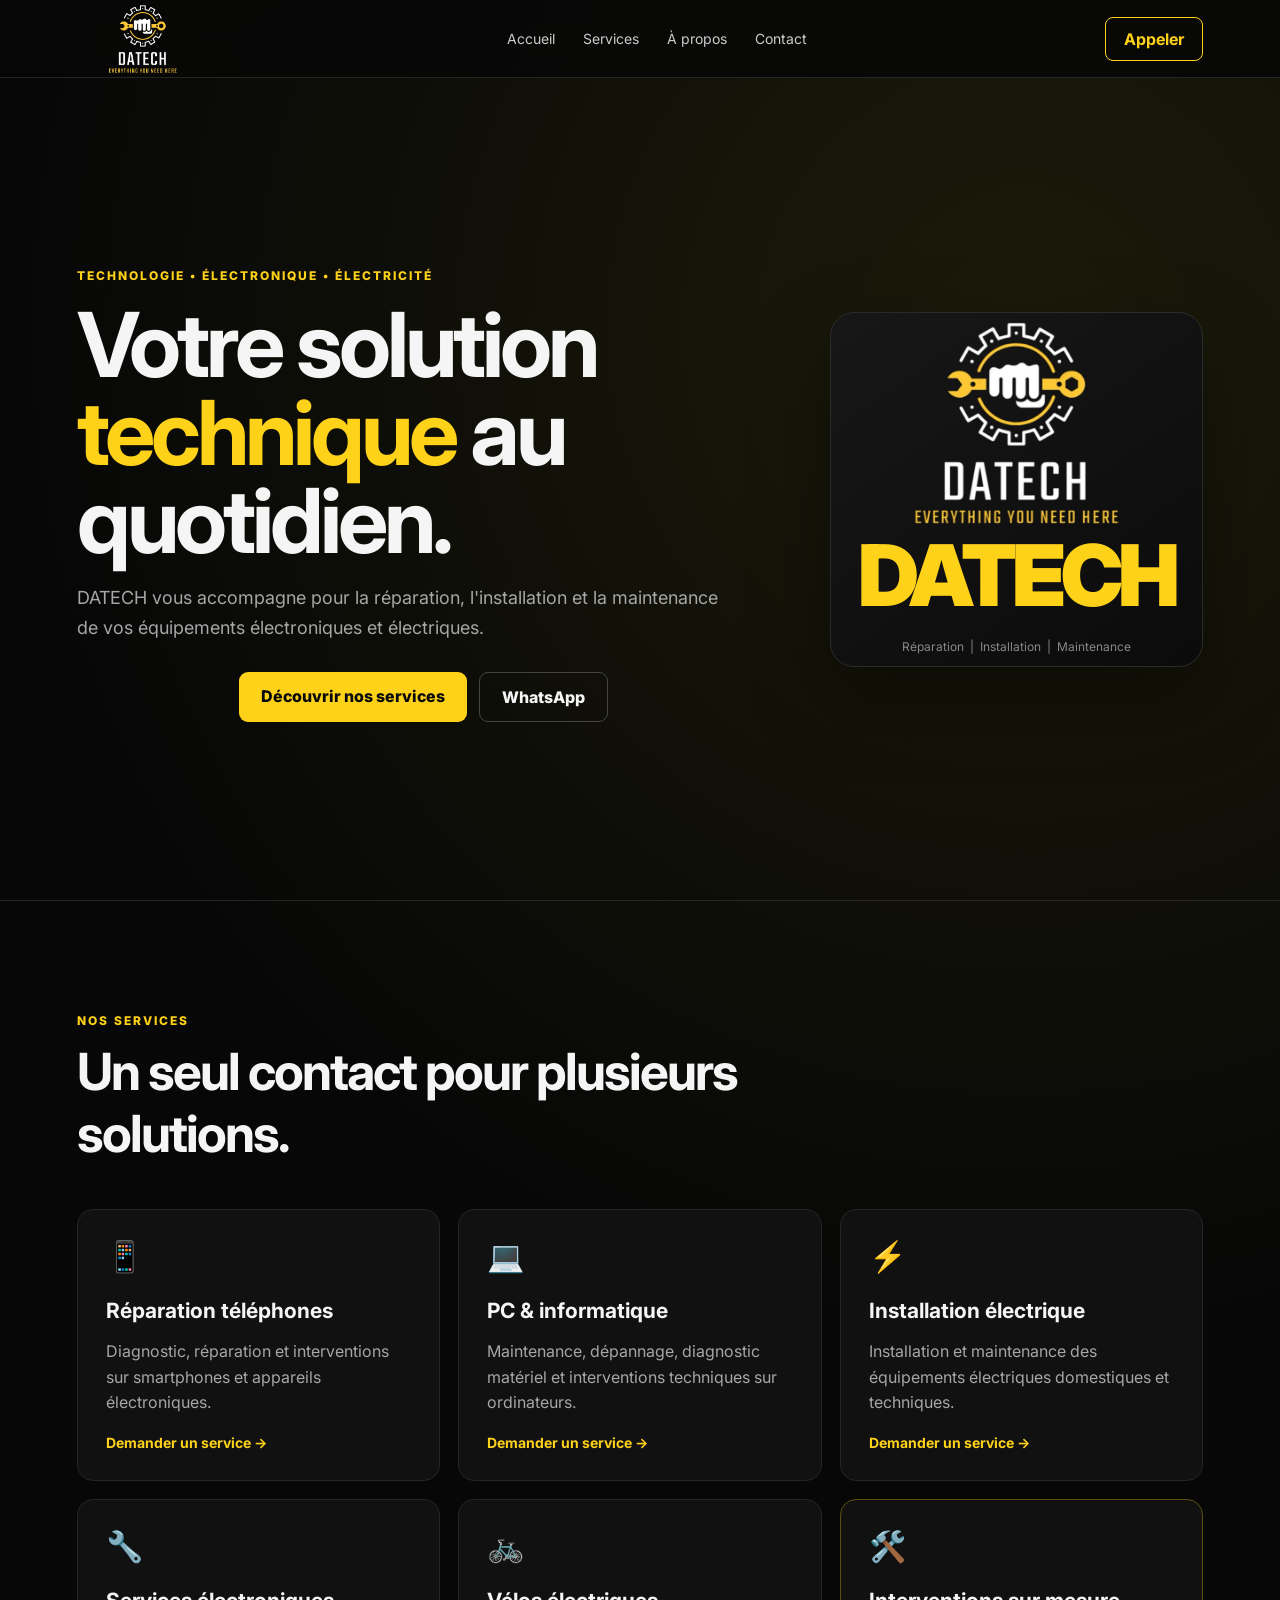
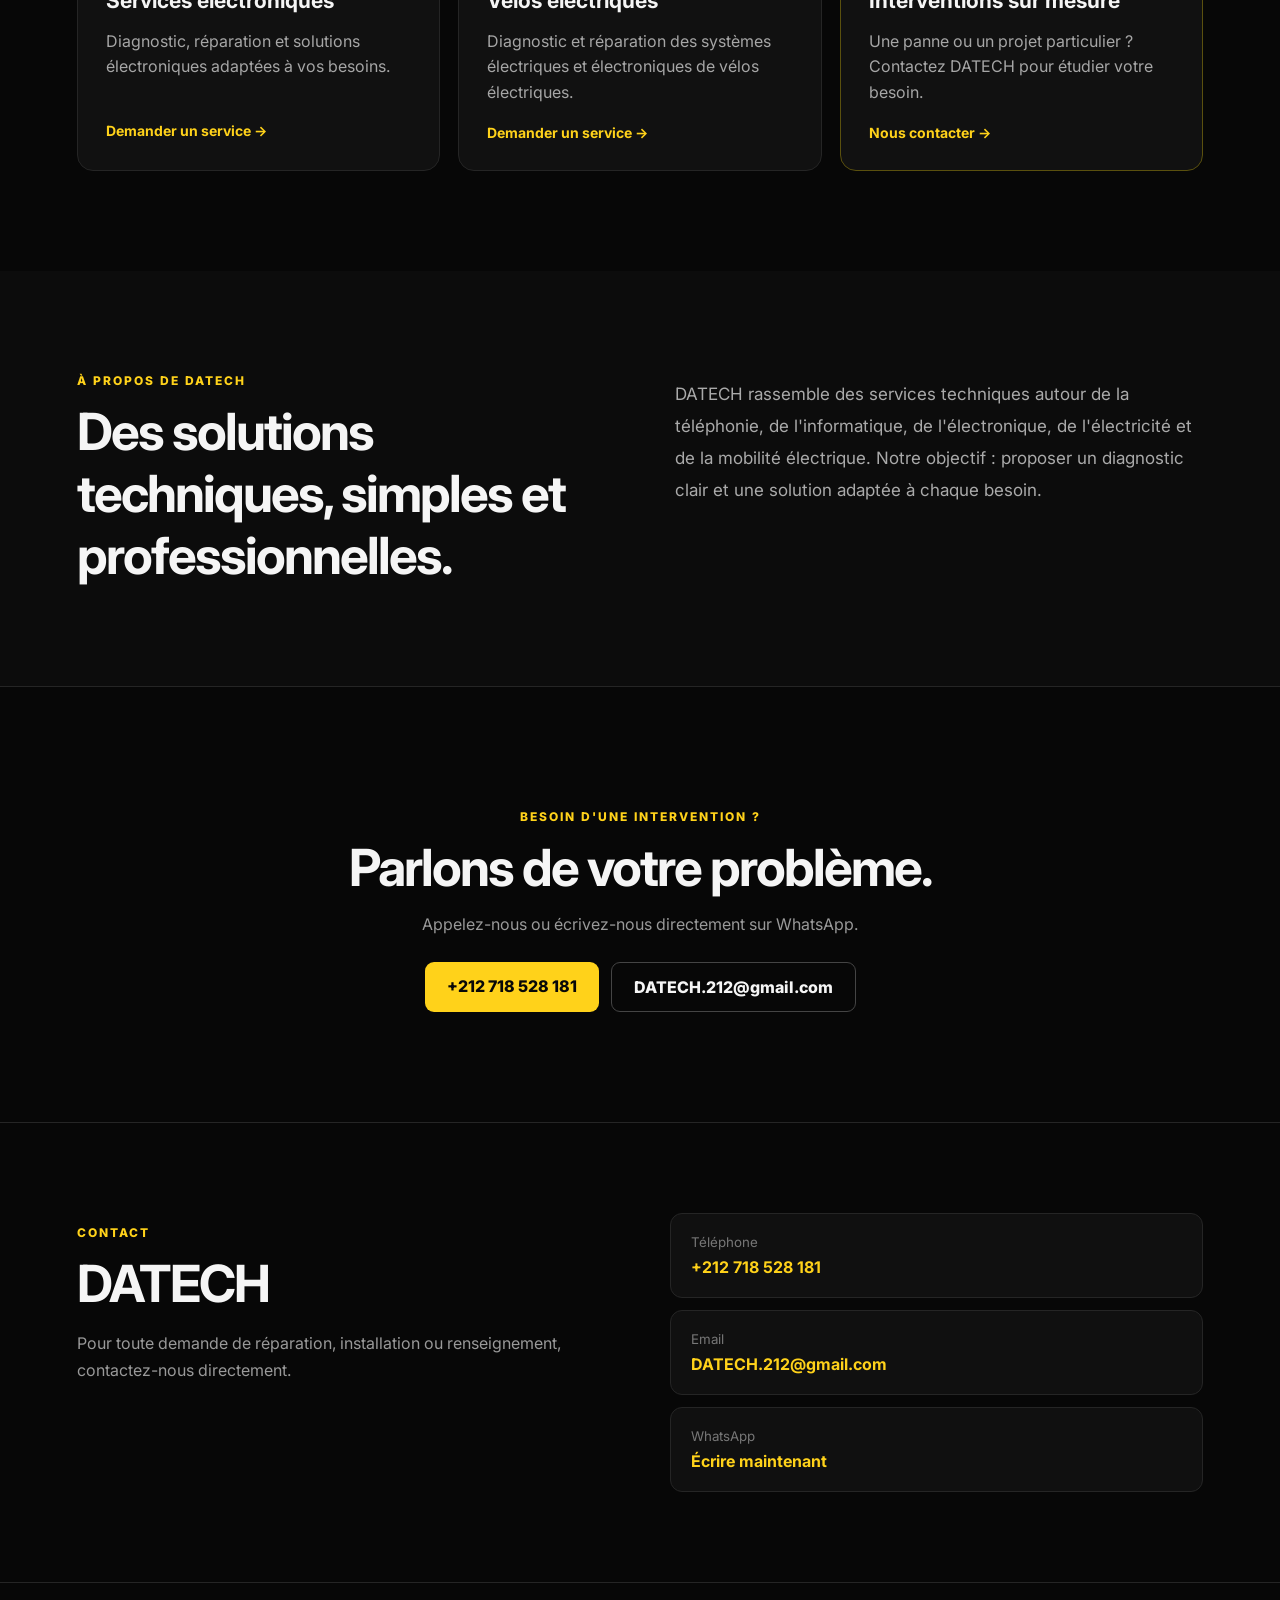
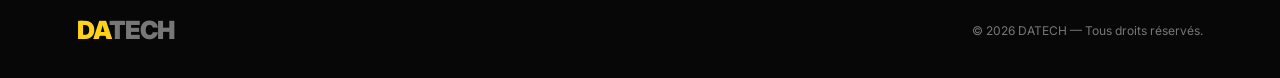
<file: index.html>
<!DOCTYPE html>
<html lang="fr">
<head>
  <meta charset="UTF-8">
  <meta name="viewport" content="width=device-width, initial-scale=1.0">
  <meta name="description" content="DATECH - Services de réparation téléphones, PC, électronique, électricité et vélos électriques.">
  <title>DATECH | Services électroniques & électriques</title>
  <link rel="stylesheet" href="style.css">
</head>
<body>
  <header class="nav">
    <a class="logo" href="#accueil" aria-label="DATECH - Accueil"><img src="logo-datech.jpg" alt="Logo DATECH"></a>
    <nav>
      <a href="#accueil">Accueil</a>
      <a href="#services">Services</a>
      <a href="#apropos">À propos</a>
      <a href="#contact">Contact</a>
    </nav>
    <a class="nav-btn" href="tel:+212718528181">Appeler</a>
  </header>

  <main>
    <section id="accueil" class="hero">
      <div class="hero-content">
        <p class="eyebrow">TECHNOLOGIE • ÉLECTRONIQUE • ÉLECTRICITÉ</p>
        <h1>Votre solution<br><span>technique</span> au quotidien.</h1>
        <p class="lead">DATECH vous accompagne pour la réparation, l'installation et la maintenance de vos équipements électroniques et électriques.</p>
        <div class="actions">
          <a class="btn primary" href="#services">Découvrir nos services</a>
          <a class="btn outline" href="https://wa.me/212718528181" target="_blank" rel="noopener">WhatsApp</a>
        </div>
      </div>
      <div class="hero-card">
        <img class="hero-logo" src="logo-datech.jpg" alt="Logo DATECH"><div class="brand-mark">DATECH</div>
        <p>Réparation &nbsp;|&nbsp; Installation &nbsp;|&nbsp; Maintenance</p>
      </div>
    </section>

    <section id="services" class="section">
      <div class="section-head">
        <p class="eyebrow">NOS SERVICES</p>
        <h2>Un seul contact pour plusieurs solutions.</h2>
      </div>
      <div class="cards">
        <article class="card"><div class="icon">📱</div><h3>Réparation téléphones</h3><p>Diagnostic, réparation et interventions sur smartphones et appareils électroniques.</p><a href="tel:+212718528181">Demander un service →</a></article>
        <article class="card"><div class="icon">💻</div><h3>PC & informatique</h3><p>Maintenance, dépannage, diagnostic matériel et interventions techniques sur ordinateurs.</p><a href="tel:+212718528181">Demander un service →</a></article>
        <article class="card"><div class="icon">⚡</div><h3>Installation électrique</h3><p>Installation et maintenance des équipements électriques domestiques et techniques.</p><a href="tel:+212718528181">Demander un service →</a></article>
        <article class="card"><div class="icon">🔧</div><h3>Services électroniques</h3><p>Diagnostic, réparation et solutions électroniques adaptées à vos besoins.</p><a href="tel:+212718528181">Demander un service →</a></article>
        <article class="card"><div class="icon">🚲</div><h3>Vélos électriques</h3><p>Diagnostic et réparation des systèmes électriques et électroniques de vélos électriques.</p><a href="tel:+212718528181">Demander un service →</a></article>
        <article class="card featured"><div class="icon">🛠️</div><h3>Interventions sur mesure</h3><p>Une panne ou un projet particulier ? Contactez DATECH pour étudier votre besoin.</p><a href="https://wa.me/212718528181" target="_blank" rel="noopener">Nous contacter →</a></article>
      </div>
    </section>

    <section id="apropos" class="about">
      <div>
        <p class="eyebrow">À PROPOS DE DATECH</p>
        <h2>Des solutions techniques, simples et professionnelles.</h2>
      </div>
      <p>DATECH rassemble des services techniques autour de la téléphonie, de l'informatique, de l'électronique, de l'électricité et de la mobilité électrique. Notre objectif : proposer un diagnostic clair et une solution adaptée à chaque besoin.</p>
    </section>

    <section class="cta">
      <p class="eyebrow">BESOIN D'UNE INTERVENTION ?</p>
      <h2>Parlons de votre problème.</h2>
      <p>Appelez-nous ou écrivez-nous directement sur WhatsApp.</p>
      <div class="actions">
        <a class="btn primary" href="tel:+212718528181">+212 718 528 181</a>
        <a class="btn outline" href="mailto:DATECH.212@gmail.com">DATECH.212@gmail.com</a>
      </div>
    </section>

    <section id="contact" class="contact">
      <div>
        <p class="eyebrow">CONTACT</p>
        <h2>DATECH</h2>
        <p>Pour toute demande de réparation, installation ou renseignement, contactez-nous directement.</p>
      </div>
      <div class="contact-box">
        <a href="tel:+212718528181"><small>Téléphone</small><strong>+212 718 528 181</strong></a>
        <a href="mailto:DATECH.212@gmail.com"><small>Email</small><strong>DATECH.212@gmail.com</strong></a>
        <a href="https://wa.me/212718528181" target="_blank" rel="noopener"><small>WhatsApp</small><strong>Écrire maintenant</strong></a>
      </div>
    </section>
  </main>

  <footer>
    <div class="logo"><span>DA</span>TECH</div>
    <p>© 2026 DATECH — Tous droits réservés.</p>
  </footer>

  <script src="script.js"></script>
</body>
</html>
</file>
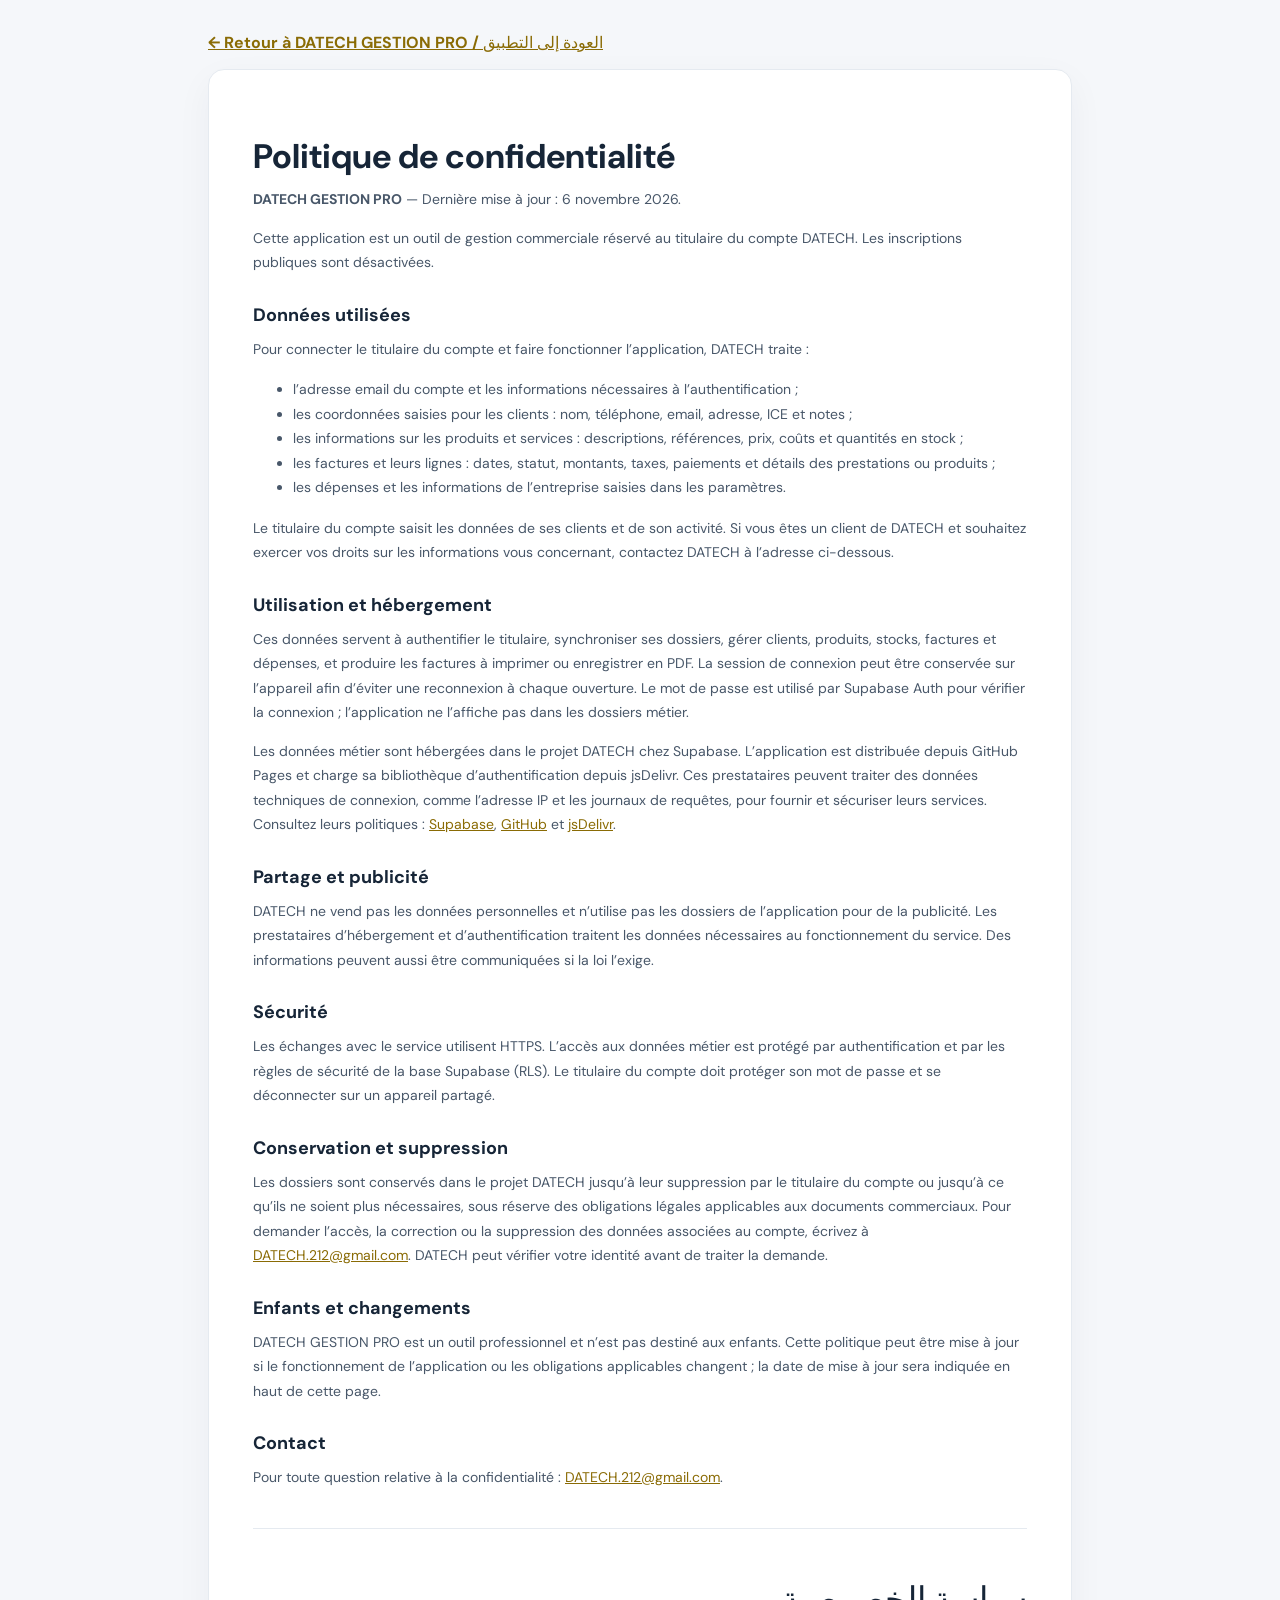
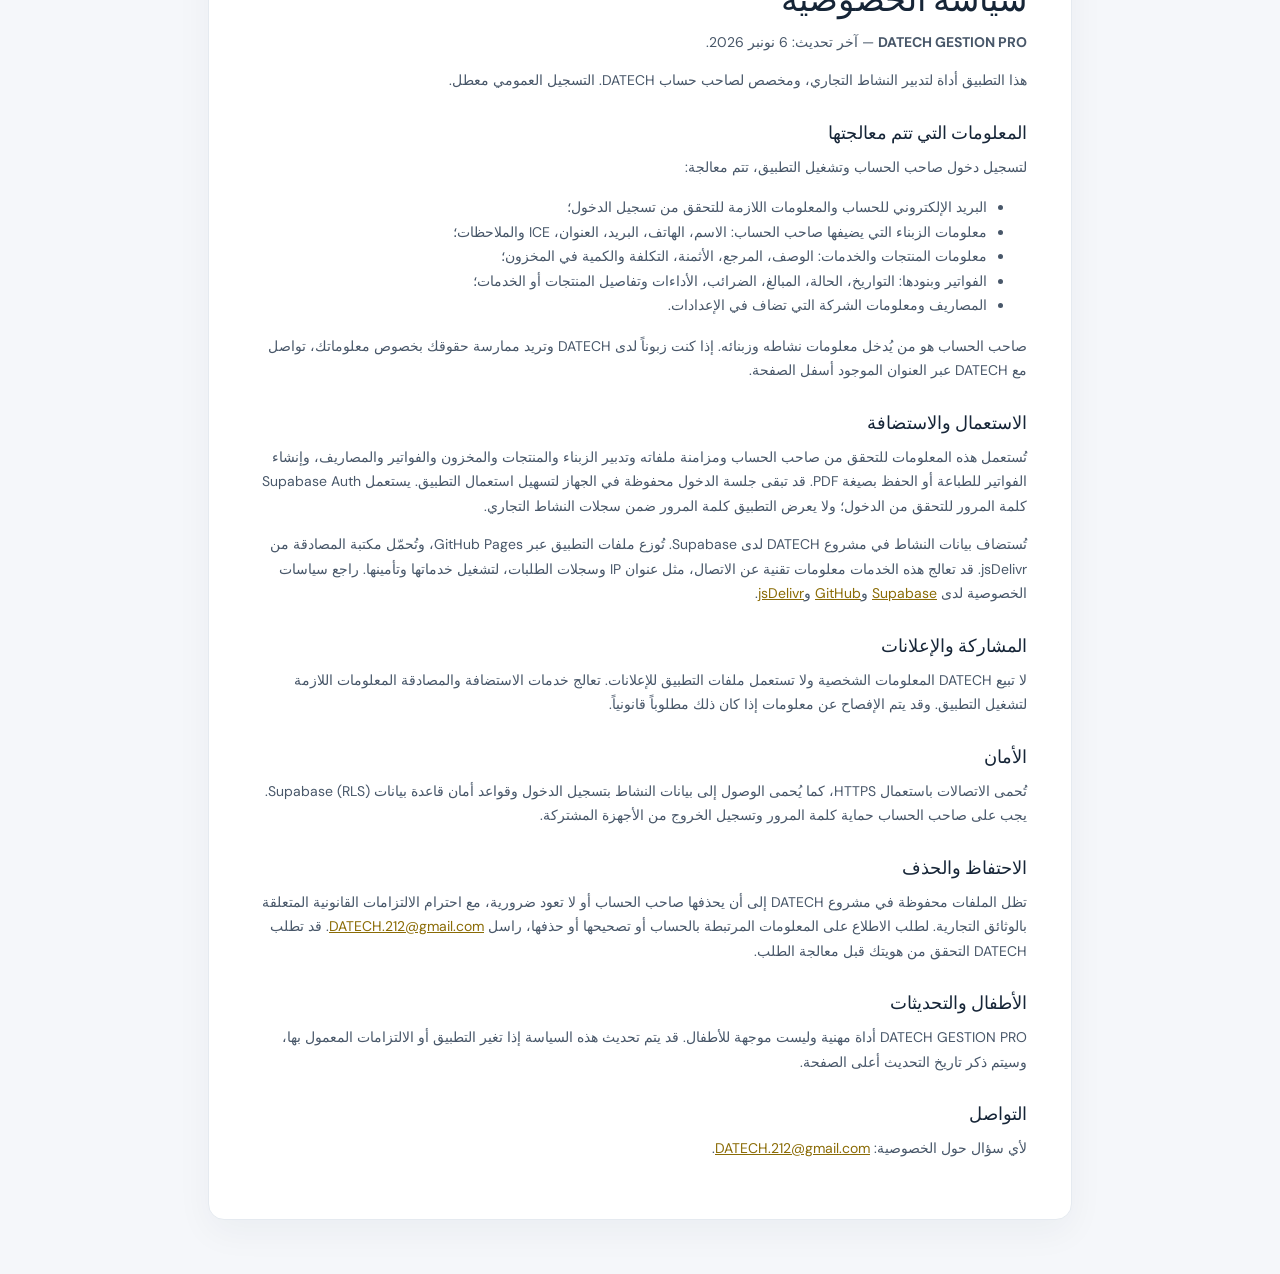
<file: gestion/confidentialite.html>
<!doctype html>
<html lang="fr" translate="no">
<head>
  <meta charset="utf-8">
  <meta name="viewport" content="width=device-width, initial-scale=1">
  <meta name="google" content="notranslate">
  <meta name="theme-color" content="#101d2a">
  <title>Politique de confidentialité — DATECH GESTION PRO</title>
  <link rel="stylesheet" href="./styles.css">
  <style>
    .privacy-wrap{max-width:900px;margin:0 auto;padding:24px 18px 54px}
    .privacy-card{background:#fff;border:1px solid #e5eaf0;border-radius:16px;padding:clamp(22px,5vw,44px);box-shadow:0 12px 36px #1b32450c}
    .privacy-card h1{font-size:clamp(25px,4vw,34px);margin:20px 0 8px;color:#162537}
    .privacy-card h2{font-size:18px;margin:28px 0 10px;color:#162537}
    .privacy-card p,.privacy-card li{line-height:1.75;color:#485769;font-size:14px}
    .privacy-card a{color:#8a6b05}
    .privacy-card .lang-ar{direction:rtl;text-align:right;border-top:1px solid #e5eaf0;margin-top:38px;padding-top:28px}
    .privacy-back{display:inline-block;margin:8px 0 16px;color:#8a6b05;font-weight:700}
  </style>
</head>
<body>
  <main class="privacy-wrap">
    <a class="privacy-back" href="./">← Retour à DATECH GESTION PRO / العودة إلى التطبيق</a>
    <article class="privacy-card">
      <h1>Politique de confidentialité</h1>
      <p><strong>DATECH GESTION PRO</strong> — Dernière mise à jour : 6 novembre 2026.</p>
      <p>Cette application est un outil de gestion commerciale réservé au titulaire du compte DATECH. Les inscriptions publiques sont désactivées.</p>

      <h2>Données utilisées</h2>
      <p>Pour connecter le titulaire du compte et faire fonctionner l’application, DATECH traite :</p>
      <ul>
        <li>l’adresse email du compte et les informations nécessaires à l’authentification ;</li>
        <li>les coordonnées saisies pour les clients : nom, téléphone, email, adresse, ICE et notes ;</li>
        <li>les informations sur les produits et services : descriptions, références, prix, coûts et quantités en stock ;</li>
        <li>les factures et leurs lignes : dates, statut, montants, taxes, paiements et détails des prestations ou produits ;</li>
        <li>les dépenses et les informations de l’entreprise saisies dans les paramètres.</li>
      </ul>
      <p>Le titulaire du compte saisit les données de ses clients et de son activité. Si vous êtes un client de DATECH et souhaitez exercer vos droits sur les informations vous concernant, contactez DATECH à l’adresse ci-dessous.</p>

      <h2>Utilisation et hébergement</h2>
      <p>Ces données servent à authentifier le titulaire, synchroniser ses dossiers, gérer clients, produits, stocks, factures et dépenses, et produire les factures à imprimer ou enregistrer en PDF. La session de connexion peut être conservée sur l’appareil afin d’éviter une reconnexion à chaque ouverture. Le mot de passe est utilisé par Supabase Auth pour vérifier la connexion ; l’application ne l’affiche pas dans les dossiers métier.</p>
      <p>Les données métier sont hébergées dans le projet DATECH chez Supabase. L’application est distribuée depuis GitHub Pages et charge sa bibliothèque d’authentification depuis jsDelivr. Ces prestataires peuvent traiter des données techniques de connexion, comme l’adresse IP et les journaux de requêtes, pour fournir et sécuriser leurs services. Consultez leurs politiques : <a href="https://supabase.com/privacy" rel="noopener">Supabase</a>, <a href="https://docs.github.com/en/site-policy/privacy-policies/github-privacy-statement" rel="noopener">GitHub</a> et <a href="https://www.jsdelivr.com/terms" rel="noopener">jsDelivr</a>.</p>

      <h2>Partage et publicité</h2>
      <p>DATECH ne vend pas les données personnelles et n’utilise pas les dossiers de l’application pour de la publicité. Les prestataires d’hébergement et d’authentification traitent les données nécessaires au fonctionnement du service. Des informations peuvent aussi être communiquées si la loi l’exige.</p>

      <h2>Sécurité</h2>
      <p>Les échanges avec le service utilisent HTTPS. L’accès aux données métier est protégé par authentification et par les règles de sécurité de la base Supabase (RLS). Le titulaire du compte doit protéger son mot de passe et se déconnecter sur un appareil partagé.</p>

      <h2>Conservation et suppression</h2>
      <p>Les dossiers sont conservés dans le projet DATECH jusqu’à leur suppression par le titulaire du compte ou jusqu’à ce qu’ils ne soient plus nécessaires, sous réserve des obligations légales applicables aux documents commerciaux. Pour demander l’accès, la correction ou la suppression des données associées au compte, écrivez à <a href="mailto:DATECH.212@gmail.com">DATECH.212@gmail.com</a>. DATECH peut vérifier votre identité avant de traiter la demande.</p>

      <h2>Enfants et changements</h2>
      <p>DATECH GESTION PRO est un outil professionnel et n’est pas destiné aux enfants. Cette politique peut être mise à jour si le fonctionnement de l’application ou les obligations applicables changent ; la date de mise à jour sera indiquée en haut de cette page.</p>

      <h2>Contact</h2>
      <p>Pour toute question relative à la confidentialité : <a href="mailto:DATECH.212@gmail.com">DATECH.212@gmail.com</a>.</p>

      <section class="lang-ar" lang="ar" dir="rtl">
        <h1>سياسة الخصوصية</h1>
        <p><strong>DATECH GESTION PRO</strong> — آخر تحديث: 6 نونبر 2026.</p>
        <p>هذا التطبيق أداة لتدبير النشاط التجاري، ومخصص لصاحب حساب DATECH. التسجيل العمومي معطل.</p>
        <h2>المعلومات التي تتم معالجتها</h2>
        <p>لتسجيل دخول صاحب الحساب وتشغيل التطبيق، تتم معالجة:</p>
        <ul>
          <li>البريد الإلكتروني للحساب والمعلومات اللازمة للتحقق من تسجيل الدخول؛</li>
          <li>معلومات الزبناء التي يضيفها صاحب الحساب: الاسم، الهاتف، البريد، العنوان، ICE والملاحظات؛</li>
          <li>معلومات المنتجات والخدمات: الوصف، المرجع، الأثمنة، التكلفة والكمية في المخزون؛</li>
          <li>الفواتير وبنودها: التواريخ، الحالة، المبالغ، الضرائب، الأداءات وتفاصيل المنتجات أو الخدمات؛</li>
          <li>المصاريف ومعلومات الشركة التي تضاف في الإعدادات.</li>
        </ul>
        <p>صاحب الحساب هو من يُدخل معلومات نشاطه وزبنائه. إذا كنت زبوناً لدى DATECH وتريد ممارسة حقوقك بخصوص معلوماتك، تواصل مع DATECH عبر العنوان الموجود أسفل الصفحة.</p>
        <h2>الاستعمال والاستضافة</h2>
        <p>تُستعمل هذه المعلومات للتحقق من صاحب الحساب ومزامنة ملفاته وتدبير الزبناء والمنتجات والمخزون والفواتير والمصاريف، وإنشاء الفواتير للطباعة أو الحفظ بصيغة PDF. قد تبقى جلسة الدخول محفوظة في الجهاز لتسهيل استعمال التطبيق. يستعمل Supabase Auth كلمة المرور للتحقق من الدخول؛ ولا يعرض التطبيق كلمة المرور ضمن سجلات النشاط التجاري.</p>
        <p>تُستضاف بيانات النشاط في مشروع DATECH لدى Supabase. تُوزع ملفات التطبيق عبر GitHub Pages، وتُحمّل مكتبة المصادقة من jsDelivr. قد تعالج هذه الخدمات معلومات تقنية عن الاتصال، مثل عنوان IP وسجلات الطلبات، لتشغيل خدماتها وتأمينها. راجع سياسات الخصوصية لدى <a href="https://supabase.com/privacy" rel="noopener">Supabase</a> و<a href="https://docs.github.com/en/site-policy/privacy-policies/github-privacy-statement" rel="noopener">GitHub</a> و<a href="https://www.jsdelivr.com/terms" rel="noopener">jsDelivr</a>.</p>
        <h2>المشاركة والإعلانات</h2>
        <p>لا تبيع DATECH المعلومات الشخصية ولا تستعمل ملفات التطبيق للإعلانات. تعالج خدمات الاستضافة والمصادقة المعلومات اللازمة لتشغيل التطبيق. وقد يتم الإفصاح عن معلومات إذا كان ذلك مطلوباً قانونياً.</p>
        <h2>الأمان</h2>
        <p>تُحمى الاتصالات باستعمال HTTPS، كما يُحمى الوصول إلى بيانات النشاط بتسجيل الدخول وقواعد أمان قاعدة بيانات Supabase (RLS). يجب على صاحب الحساب حماية كلمة المرور وتسجيل الخروج من الأجهزة المشتركة.</p>
        <h2>الاحتفاظ والحذف</h2>
        <p>تظل الملفات محفوظة في مشروع DATECH إلى أن يحذفها صاحب الحساب أو لا تعود ضرورية، مع احترام الالتزامات القانونية المتعلقة بالوثائق التجارية. لطلب الاطلاع على المعلومات المرتبطة بالحساب أو تصحيحها أو حذفها، راسل <a href="mailto:DATECH.212@gmail.com">DATECH.212@gmail.com</a>. قد تطلب DATECH التحقق من هويتك قبل معالجة الطلب.</p>
        <h2>الأطفال والتحديثات</h2>
        <p>DATECH GESTION PRO أداة مهنية وليست موجهة للأطفال. قد يتم تحديث هذه السياسة إذا تغير التطبيق أو الالتزامات المعمول بها، وسيتم ذكر تاريخ التحديث أعلى الصفحة.</p>
        <h2>التواصل</h2>
        <p>لأي سؤال حول الخصوصية: <a href="mailto:DATECH.212@gmail.com">DATECH.212@gmail.com</a>.</p>
      </section>
    </article>
  </main>
</body>
</html>
</file>
<file: style.css>
@import url('https://fonts.googleapis.com/css2?family=Inter:wght@400;500;600;700;800;900&display=swap');
:root{--bg:#070707;--panel:#111;--yellow:#ffd21a;--text:#f5f5f5;--muted:#a6a6a6;--line:#252525}
*{box-sizing:border-box;scroll-behavior:smooth}
body{margin:0;background:radial-gradient(circle at 80% 10%,#1b1b0a 0,transparent 32%),var(--bg);color:var(--text);font-family:Inter,Arial,sans-serif}
a{color:inherit;text-decoration:none}.nav{height:78px;display:flex;align-items:center;justify-content:space-between;padding:0 6%;border-bottom:1px solid var(--line);position:sticky;top:0;background:rgba(7,7,7,.88);backdrop-filter:blur(12px);z-index:10}
.logo{font-size:25px;font-weight:900;letter-spacing:-1px}.logo span{color:var(--yellow)}
nav{display:flex;gap:28px;color:#ccc;font-size:14px}nav a:hover{color:var(--yellow)}.nav-btn{border:1px solid var(--yellow);padding:11px 18px;border-radius:8px;color:var(--yellow);font-weight:700}
.hero{min-height:calc(100vh - 78px);padding:8% 6%;display:grid;grid-template-columns:1.3fr .7fr;align-items:center;gap:60px}.eyebrow{color:var(--yellow);font-size:12px;font-weight:800;letter-spacing:2px}.hero h1{font-size:clamp(48px,7vw,90px);line-height:.98;letter-spacing:-4px;margin:18px 0}.hero h1 span{color:var(--yellow)}.lead{max-width:650px;color:var(--muted);font-size:18px;line-height:1.7}.actions{display:flex;gap:12px;flex-wrap:wrap;margin-top:28px}.btn{display:inline-flex;padding:14px 22px;border-radius:9px;font-weight:800}.primary{background:var(--yellow);color:#080808}.outline{border:1px solid #444}.outline:hover{border-color:var(--yellow);color:var(--yellow)}
.hero-card{border:1px solid #2b2b2b;background:linear-gradient(145deg,#171717,#0b0b0b);min-height:340px;border-radius:24px;display:flex;align-items:center;justify-content:center;flex-direction:column;box-shadow:0 30px 80px rgba(0,0,0,.4)}.brand-mark{font-size:clamp(45px,7vw,85px);font-weight:900;color:var(--yellow);letter-spacing:-5px}.hero-card p{color:#888;font-size:12px}
.section{padding:100px 6%;border-top:1px solid var(--line)}.section-head{max-width:760px;margin-bottom:45px}.section h2,.about h2,.cta h2,.contact h2{font-size:clamp(32px,4vw,55px);letter-spacing:-2px;margin:10px 0}.cards{display:grid;grid-template-columns:repeat(3,1fr);gap:18px}.card{padding:28px;border:1px solid var(--line);background:var(--panel);border-radius:16px;transition:.25s}.card:hover{transform:translateY(-7px);border-color:#555}.card.featured{border-color:#5a500e}.icon{font-size:30px;margin-bottom:24px}.card h3{font-size:21px;margin:0 0 12px}.card p{color:var(--muted);line-height:1.6;min-height:75px}.card a{color:var(--yellow);font-weight:700;font-size:14px}
.about{padding:90px 6%;display:grid;grid-template-columns:1fr 1fr;gap:70px;background:#0c0c0c}.about>p{color:#aaa;line-height:1.9;font-size:17px}.cta{text-align:center;padding:110px 6%;border-top:1px solid var(--line)}.cta p:not(.eyebrow){color:#999}.actions{justify-content:center}.contact{padding:90px 6%;display:grid;grid-template-columns:1fr 1fr;gap:60px;border-top:1px solid var(--line)}.contact>div:first-child p:last-child{color:#999;line-height:1.7}.contact-box{display:flex;flex-direction:column;gap:12px}.contact-box a{padding:20px;border:1px solid var(--line);border-radius:12px;background:#101010;display:flex;flex-direction:column;gap:7px}.contact-box a:hover{border-color:var(--yellow)}.contact-box small{color:#777}.contact-box strong{color:var(--yellow)}
footer{padding:28px 6%;border-top:1px solid var(--line);display:flex;justify-content:space-between;align-items:center;color:#777;font-size:12px}
@media(max-width:850px){nav{display:none}.nav{padding:0 5%}.hero{grid-template-columns:1fr;padding:70px 5%}.hero-card{min-height:240px}.cards{grid-template-columns:1fr 1fr}.about,.contact{grid-template-columns:1fr;gap:25px;padding:70px 5%}.section{padding:75px 5%}}
@media(max-width:550px){.cards{grid-template-columns:1fr}.hero h1{letter-spacing:-2px}.nav-btn{padding:9px 12px}.hero-card{display:none}.card p{min-height:auto}footer{flex-direction:column;gap:15px}}

/* DATECH original logo */
.nav .logo{display:flex;align-items:center;height:100%;width:132px;flex:0 0 132px;overflow:hidden}
.nav .logo img{display:block;width:100%;height:68px;object-fit:contain}
.hero-logo{display:block;width:min(210px,75%);height:205px;object-fit:contain;margin:8px auto 0}
.brand-mark{margin-top:-2px}
@media(max-width:550px){.nav .logo{width:118px;flex-basis:118px}.nav .logo img{height:62px}}
</file>
<file: gestion/styles.css>
@import url('https://fonts.googleapis.com/css2?family=DM+Sans:wght@400;500;600;700&family=Manrope:wght@400;500;600;700;800&display=swap');
:root{font-family:'DM Sans',sans-serif;color:#162537;background:#f5f7fa;font-synthesis:none;--navy:#111111;--blue:#c49a18;--mint:#fff5ce;--muted:#718096;--line:#e5eaf0;--white:#fff;--red:#b83c42;--shadow:0 12px 36px #1b32450c}*{box-sizing:border-box}body{margin:0;min-width:320px}button,input,select,textarea{font:inherit}button{cursor:pointer}.hidden{display:none!important}.login-screen{min-height:100vh;display:grid;place-items:center;padding:24px;background:radial-gradient(ellipse at 15% 10%,#fff2bd 0,transparent 40%),radial-gradient(ellipse at 90% 95%,#e5edf7 0,transparent 42%),#f7f9fb}.login-card{width:min(100%,430px);padding:38px;background:#fff;border:1px solid var(--line);border-radius:18px;box-shadow:var(--shadow)}.brand{display:flex;align-items:center;gap:12px;font-family:Manrope,sans-serif;font-weight:800;font-size:16px;letter-spacing:.04em;color:var(--navy)}.brand b{display:block;font-size:10px;letter-spacing:.16em;color:#81909d;margin-top:3px}.brand-logo{display:block;width:42px;height:42px;flex:0 0 42px;object-fit:cover;border-radius:10px;background:#000}.eyebrow{font-size:10px;font-weight:700;letter-spacing:.16em;color:#718499;margin:0 0 8px}.login-card .eyebrow{margin-top:35px;color:var(--blue)}h1,h2,h3,p{margin-top:0}.login-card h1,.topbar h1{font-family:Manrope,sans-serif;font-size:27px;margin:0 0 7px}.muted{color:var(--muted);font-size:14px}.login-card label,.field{display:grid;gap:8px;color:#4c5a6a;font-weight:600;font-size:13px;margin:18px 0}.login-card input,.field input,.field select,.field textarea{width:100%;padding:12px 13px;background:#fbfcfd;border:1px solid var(--line);border-radius:9px;outline:none;color:#203247}.login-card input:focus,.field input:focus,.field select:focus,.field textarea:focus{border-color:#d1ac36;box-shadow:0 0 0 3px #d1ac3620}.button{border:0;border-radius:9px;padding:10px 15px;font-weight:700;font-size:13px}.button.primary{background:var(--navy);color:#fff}.button.primary:hover{background:#292929}.button.full{width:100%;padding:13px;margin:10px 0}.button.ghost{background:#f0f1f2;color:#3e4851}.login-card small{display:block;text-align:center;color:#8a98a5;font-size:11px;margin-top:12px}.error{color:var(--red);font-size:13px;min-height:18px;margin:8px 0}.app{min-height:100vh}.sidebar{position:fixed;z-index:5;inset:0 auto 0 0;width:252px;padding:25px 17px 17px;background:var(--navy);color:white;display:flex;flex-direction:column}.sidebar .brand{color:#fff;padding:0 5px 30px}.sidebar .brand b{color:#bababa}.sidebar nav{display:grid;gap:6px}.nav-link{border:0;background:transparent;text-align:left;color:#b9b9b9;padding:12px 13px;border-radius:9px;display:flex;align-items:center;gap:12px;font-size:13px;font-weight:600}.nav-link i{font-style:normal;font-size:18px;width:20px;text-align:center}.nav-link:hover{background:#242424;color:white}.nav-link.active{background:#40350e;color:#ffd846}.sidebar-bottom{margin-top:auto;color:#9babb8;font-size:11px}.online-dot{width:7px;height:7px;background:#57c59e;border-radius:50%;display:inline-block;margin-right:8px}.user-row{border-top:1px solid #333;margin-top:15px;padding-top:14px;display:grid;gap:12px}.user-row #user-email{overflow:hidden;text-overflow:ellipsis}.user-row .button{align-self:start}.main-area{margin-left:252px;min-height:100vh}.topbar{height:102px;padding:22px 35px;background:#fff;border-bottom:1px solid var(--line);display:flex;align-items:center;gap:14px}.topbar .eyebrow{margin-bottom:5px}.topbar h1{font-size:22px;margin:0}.top-actions{display:flex;align-items:center;gap:12px;margin-left:auto}.today{color:var(--muted);font-size:12px}.icon-button{border:0;background:transparent;color:#687b8b;font-size:22px;padding:5px}.topbar #menu-toggle{display:none}.content{max-width:1450px;margin:auto;padding:30px 35px 50px}.page-heading{display:flex;align-items:center;justify-content:space-between;gap:16px;margin-bottom:22px}.page-heading h2{font-family:Manrope,sans-serif;font-size:18px;margin:0}.cards{display:grid;grid-template-columns:repeat(4,minmax(0,1fr));gap:16px}.stat-card,.panel,.table-wrap{background:#fff;border:1px solid var(--line);border-radius:13px;box-shadow:var(--shadow)}.stat-card{padding:19px}.stat-label{color:#798999;font-size:12px}.stat-value{font-family:Manrope,sans-serif;font-size:24px;font-weight:800;margin:11px 0 4px}.stat-note{font-size:11px;color:#91a0ac}.stat-icon{float:right;width:34px;height:34px;border-radius:10px;background:var(--mint);color:var(--blue);display:grid;place-items:center}.dashboard-grid{display:grid;grid-template-columns:minmax(0,1.5fr) minmax(280px,1fr);gap:17px;margin-top:18px}.panel{padding:20px}.panel h3{font-size:14px;margin-bottom:18px}.empty{padding:37px 10px;text-align:center;color:#8a98a5;font-size:13px}.quick-actions{display:grid;grid-template-columns:repeat(2,1fr);gap:10px}.quick-actions button{border:1px solid var(--line);background:#fbfcfd;border-radius:9px;padding:13px;text-align:left;color:#3a4650;font-weight:600}.quick-actions button:hover{border-color:#e2c75b;background:#fffdf5}.table-wrap{overflow-x:auto}table{border-collapse:collapse;width:100%;min-width:640px}th,td{text-align:left;padding:13px 16px;border-bottom:1px solid #edf0f3;font-size:12px;white-space:nowrap}th{font-size:10px;color:#8493a1;text-transform:uppercase;letter-spacing:.08em;background:#fbfcfd}tbody tr:last-child td{border:0}.badge{display:inline-block;padding:5px 8px;border-radius:20px;background:#fff7d9;color:#816200;font-size:10px;font-weight:700}.badge.warn{background:#fff3df;color:#a36a16}.badge.danger{background:#fceced;color:#a43d46}.row-actions{display:flex;gap:7px}.text-button{background:none;border:0;color:#98740b;font-size:11px;font-weight:700;padding:4px}.text-button.danger{color:#b83c42}.search{padding:10px 12px;border:1px solid var(--line);border-radius:9px;min-width:230px}.toolbar{display:flex;align-items:center;gap:10px}.editor{width:min(620px,calc(100% - 24px));max-height:90vh;overflow:auto;border:0;border-radius:16px;padding:0;box-shadow:0 20px 80px #0c1a2880}.editor::backdrop{background:#101d2a70;backdrop-filter:blur(3px)}.editor form{padding:24px}.modal-head{display:flex;justify-content:space-between;align-items:start;border-bottom:1px solid var(--line);padding-bottom:16px}.modal-head h2{margin:0;font-size:20px}.form-grid{display:grid;grid-template-columns:1fr 1fr;gap:0 15px;padding:4px 0}.field.full-width{grid-column:1/-1}.field textarea{min-height:80px;resize:vertical}.modal-actions{display:flex;justify-content:flex-end;gap:9px;padding-top:14px;border-top:1px solid var(--line)}.invoice-line{display:grid;grid-template-columns:2fr .65fr .9fr auto;gap:8px;align-items:end;margin:5px 0}.invoice-line .field{margin:7px 0}.invoice-total{background:#fff8da;padding:14px;border-radius:9px;text-align:right;font-weight:800}.settings-grid{display:grid;grid-template-columns:1fr 1fr;gap:16px}.settings-grid .panel{align-self:start}.rtl{direction:rtl}.rtl .sidebar{inset:0 0 0 auto}.rtl .main-area{margin-left:0;margin-right:252px}.rtl .nav-link{text-align:right}.rtl th,.rtl td{text-align:right}.rtl .sidebar-bottom{direction:rtl}.rtl .top-actions{margin-left:0;margin-right:auto}.rtl .row-actions{direction:rtl}
@media(max-width:1050px){.cards{grid-template-columns:repeat(2,minmax(0,1fr))}.content{padding:24px}.dashboard-grid{grid-template-columns:1fr}}
@media(max-width:700px){.sidebar{transform:translateX(-100%);transition:transform .2s;width:270px;box-shadow:10px 0 30px #10213224}.sidebar.open{transform:translateX(0)}.main-area{margin:0!important}.topbar{height:84px;padding:16px 18px}.topbar #menu-toggle{display:block}.topbar h1{font-size:19px}.today{display:none}.content{padding:20px 15px 35px}.cards{gap:10px}.stat-card{padding:14px}.stat-value{font-size:20px}.page-heading{align-items:flex-start;flex-direction:column}.toolbar{width:100%}.search{min-width:0;flex:1}.settings-grid{grid-template-columns:1fr}.form-grid{grid-template-columns:1fr}.field.full-width{grid-column:auto}.invoice-line{grid-template-columns:1fr 1fr}.invoice-line .field:first-child{grid-column:1/-1}.rtl .sidebar{transform:translateX(100%);box-shadow:-10px 0 30px #10213224}.rtl .sidebar.open{transform:translateX(0)}}
@media(max-width:400px){.cards{grid-template-columns:1fr 1fr}.stat-label{font-size:10px}.login-card{padding:26px 22px}}
@media print{.sidebar,.topbar,.page-heading,.row-actions,.toolbar{display:none!important}.main-area{margin:0!important}.content{padding:0}.table-wrap,.panel,.stat-card{box-shadow:none}}


/* Keep the installed Android app in the desktop layout. */
@media (display-mode: standalone) and (max-width: 700px) {
  .app { display: flex; min-width: 1024px; }
  .sidebar { position: sticky; top: 0; inset: auto; flex: 0 0 252px; width: 252px; height: 100vh; transform: none; transition: none; box-shadow: none; }
  .sidebar.open { transform: none; }
  .main-area { flex: 1 0 772px; min-width: 772px; margin: 0 !important; }
  .topbar { height: 102px; padding: 22px 35px; }
  .topbar #menu-toggle { display: none; }
  .topbar h1 { font-size: 22px; }
  .today { display: inline; }
  .content { max-width: none; padding: 30px 35px 50px; }
  .cards { grid-template-columns: repeat(4, minmax(0, 1fr)); gap: 16px; }
  .stat-card { padding: 19px; }
  .stat-label { font-size: 12px; }
  .stat-value { font-size: 24px; }
  .dashboard-grid { grid-template-columns: minmax(0, 1.5fr) minmax(280px, 1fr); }
  .page-heading { align-items: center; flex-direction: row; }
  .toolbar { width: auto; }
  .search { min-width: 230px; flex: initial; }
  .settings-grid { grid-template-columns: 1fr 1fr; }
  .form-grid { grid-template-columns: 1fr 1fr; }
  .field.full-width { grid-column: 1 / -1; }
  .invoice-line { grid-template-columns: 2fr .65fr .9fr auto; }
  .invoice-line .field:first-child { grid-column: auto; }
  .rtl .sidebar { inset: auto; transform: none; box-shadow: none; }
  .rtl .sidebar.open { transform: none; }
  .rtl .main-area { margin: 0 !important; }
}
</file>
